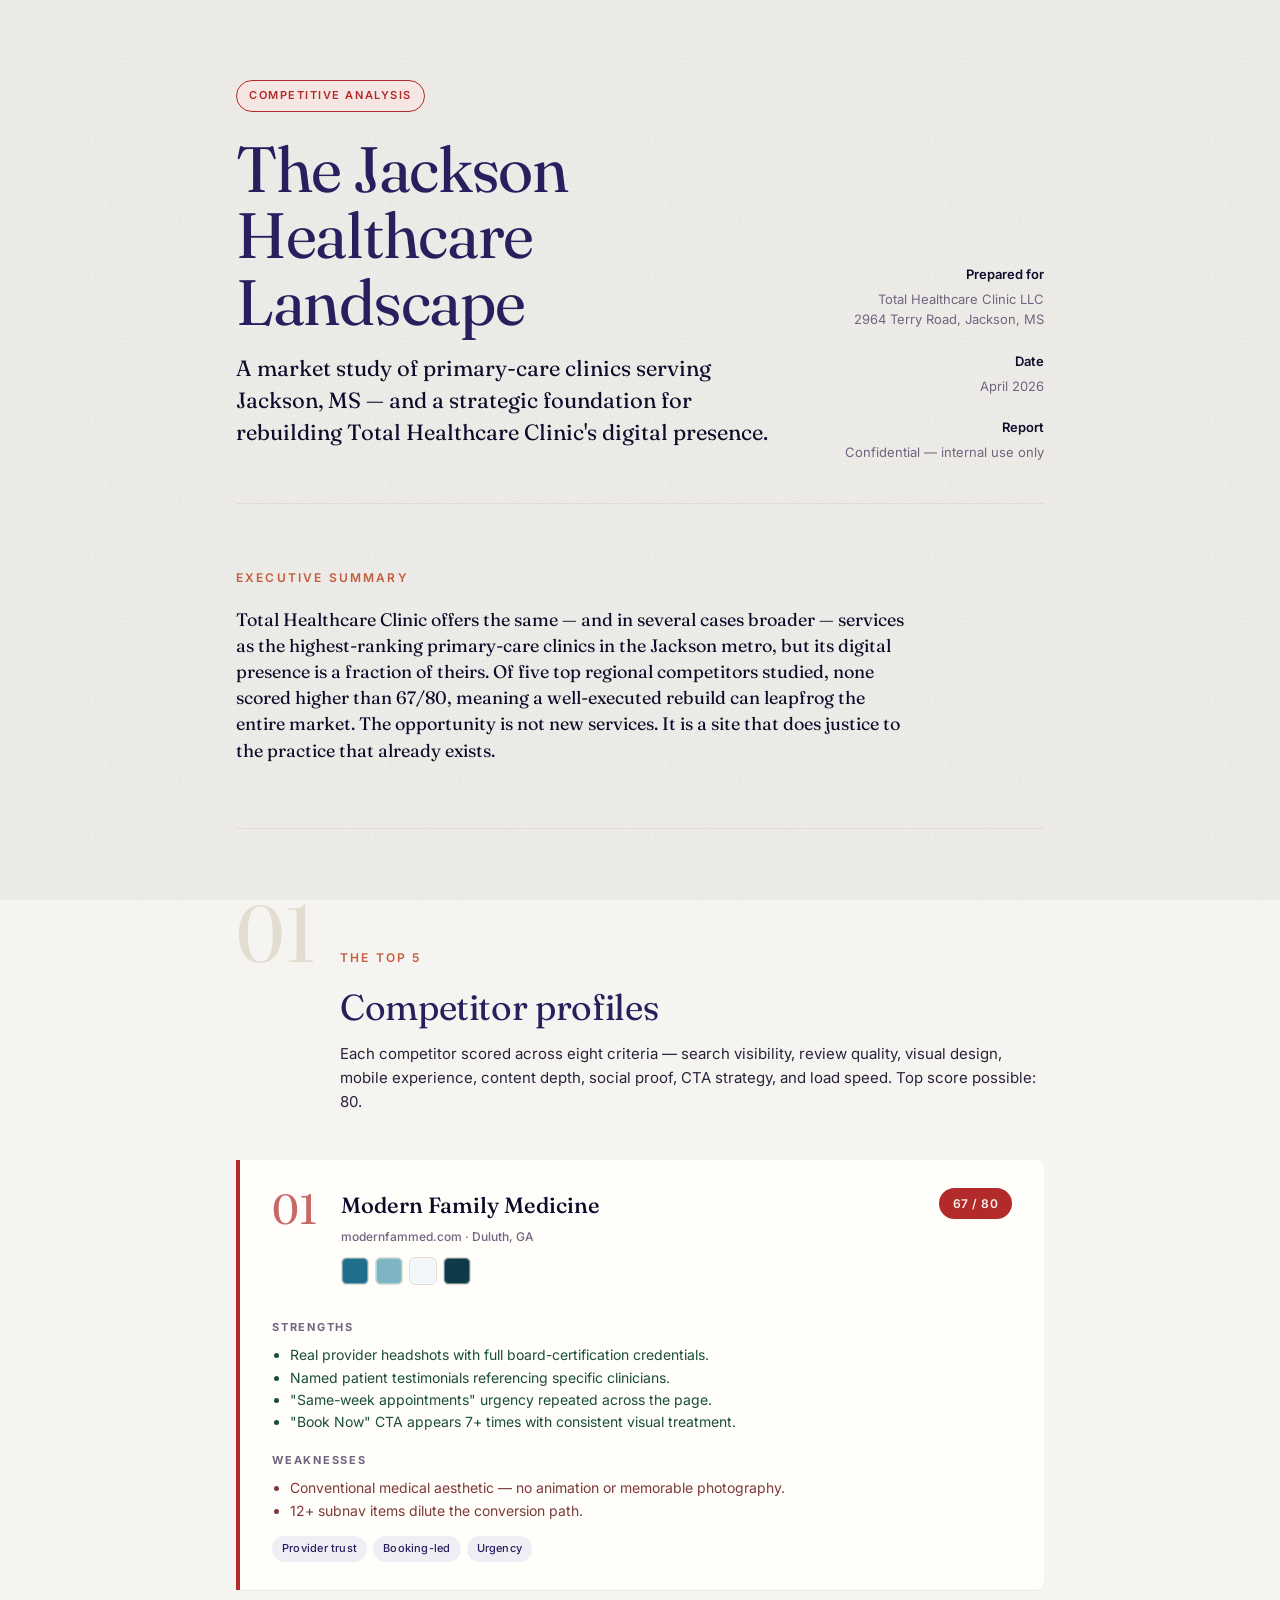
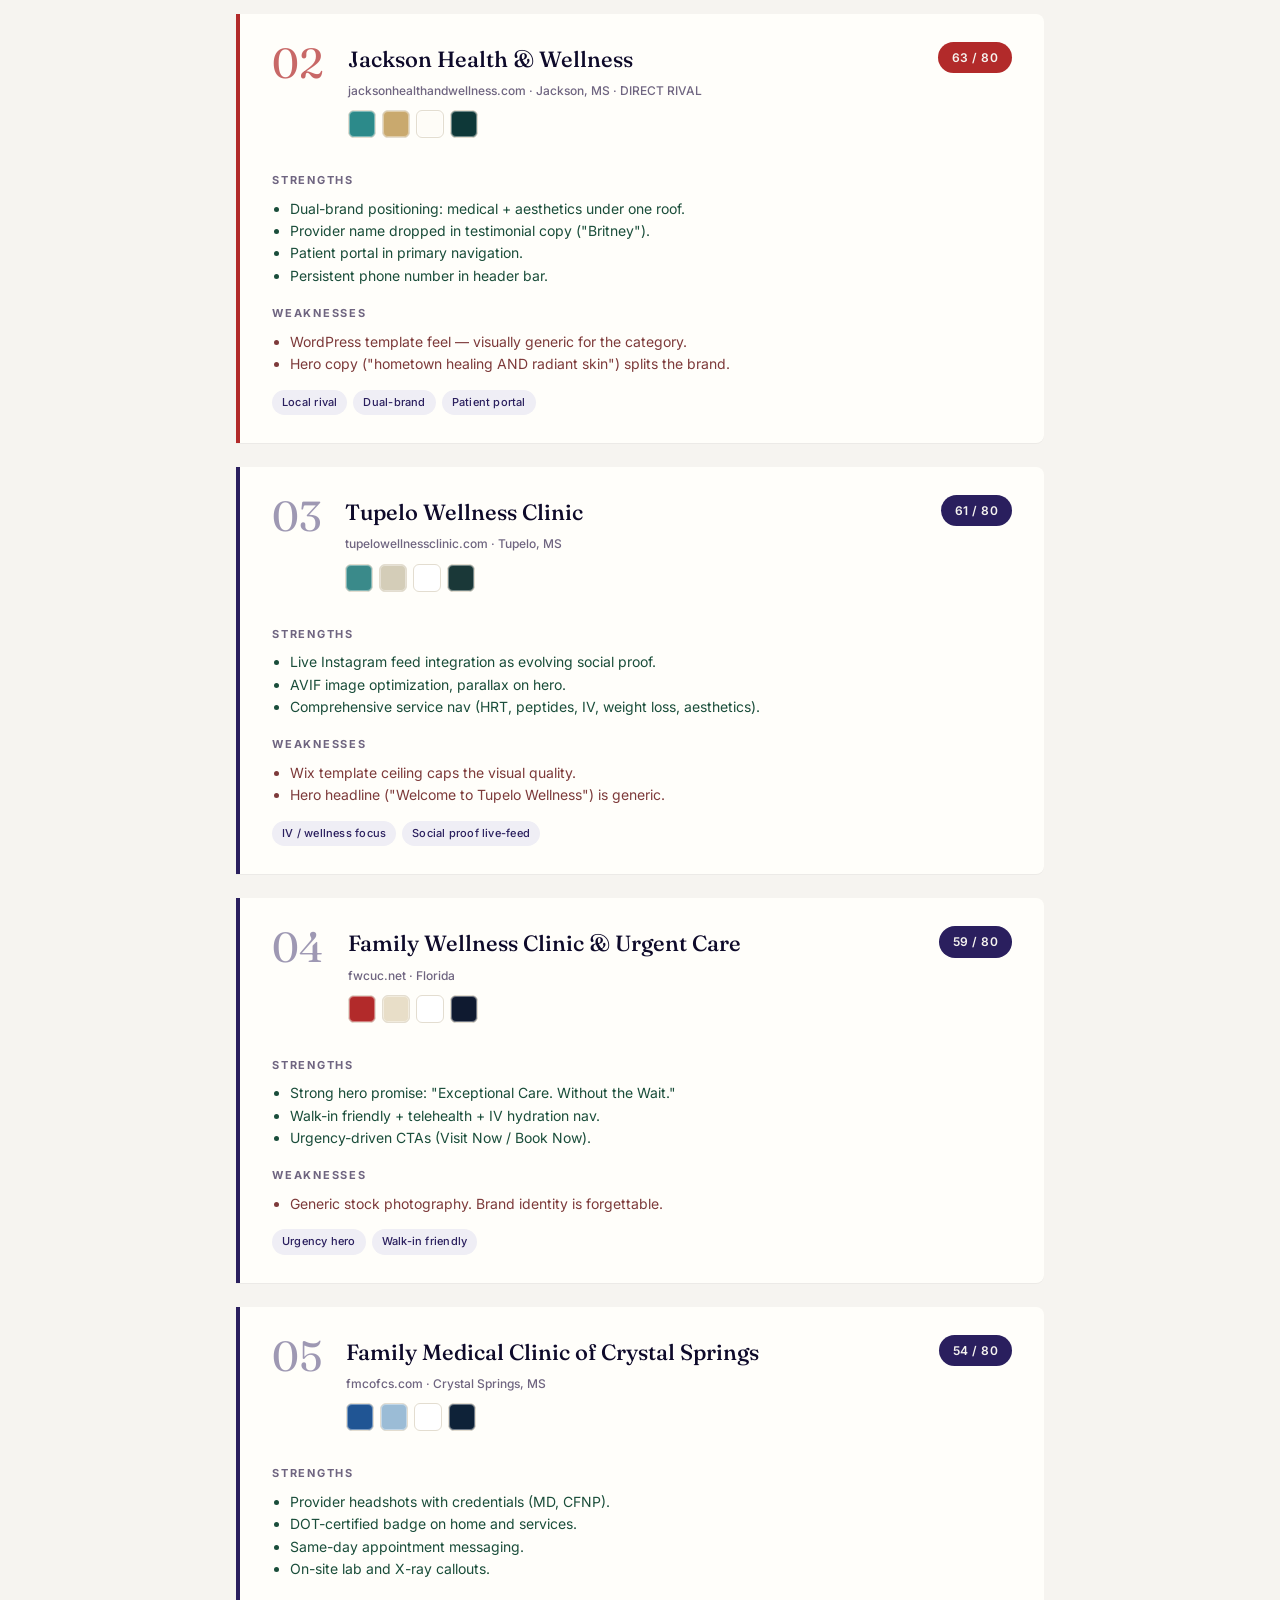
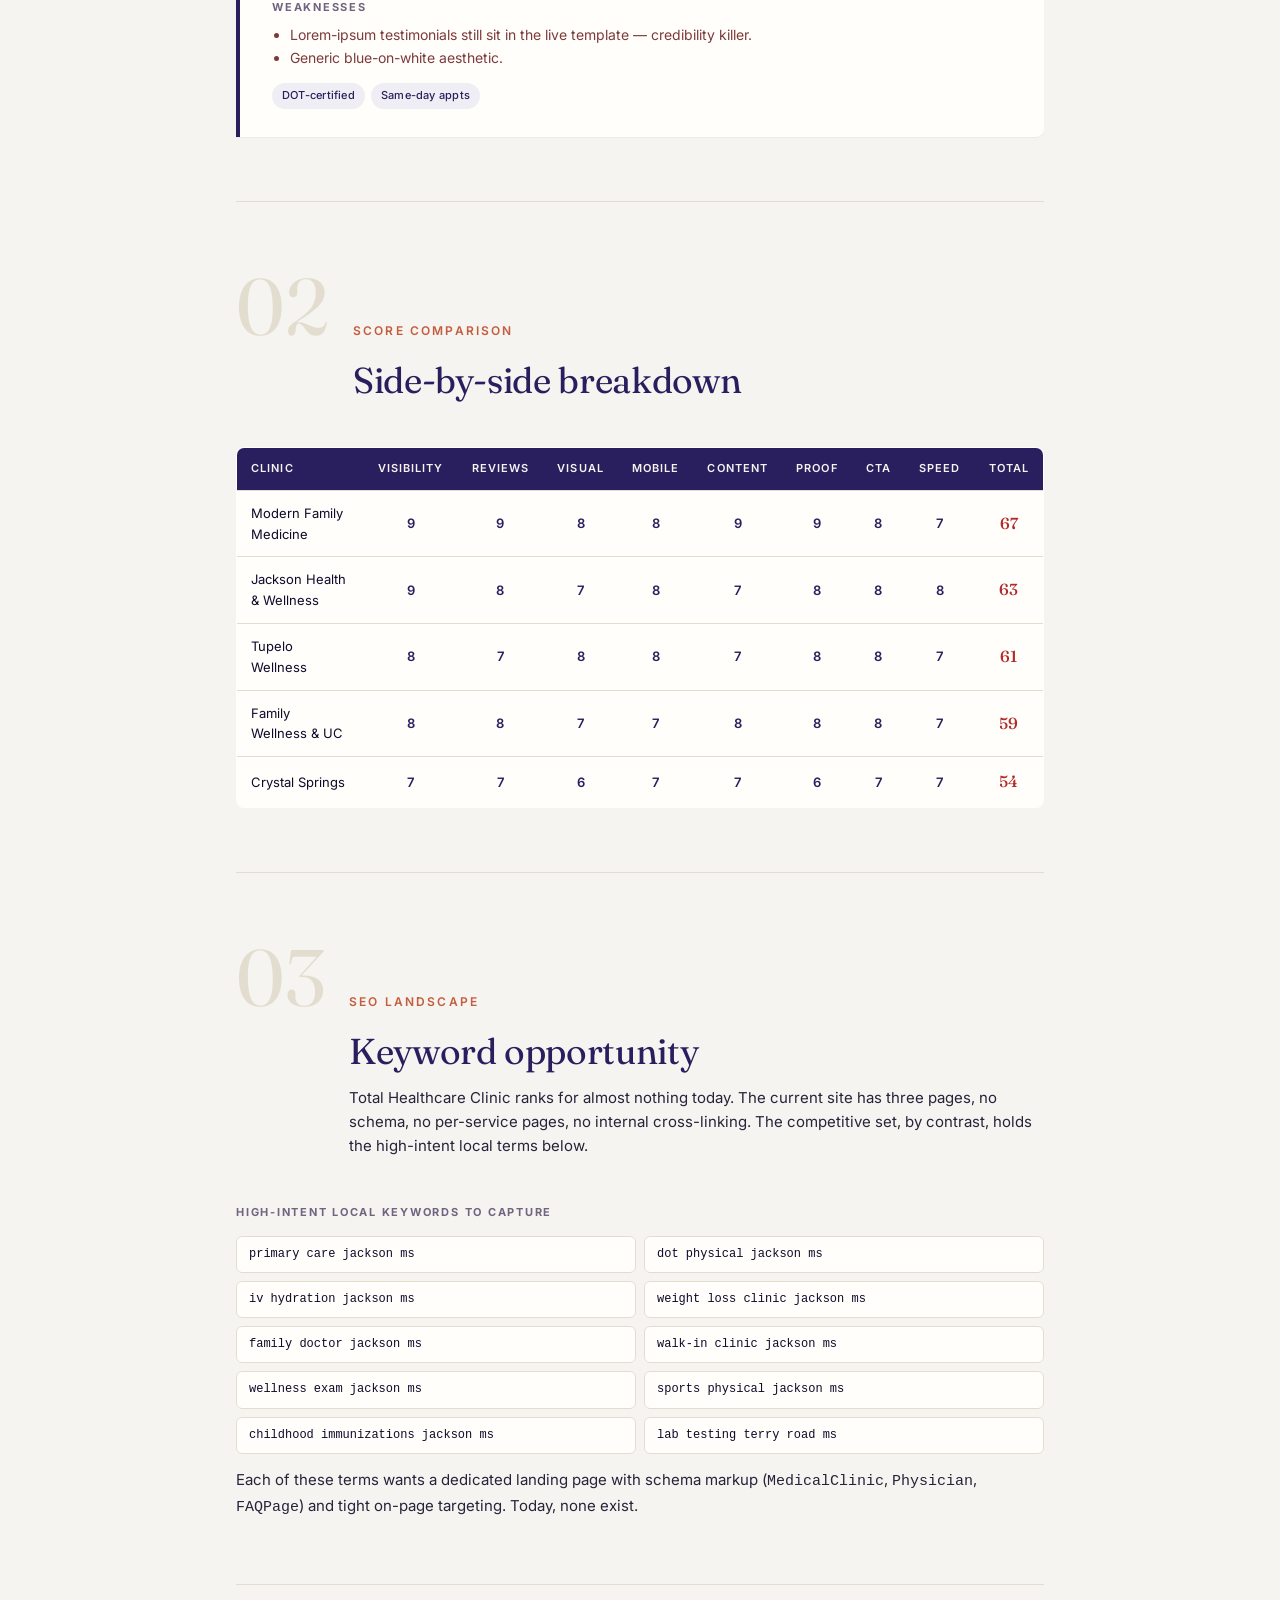
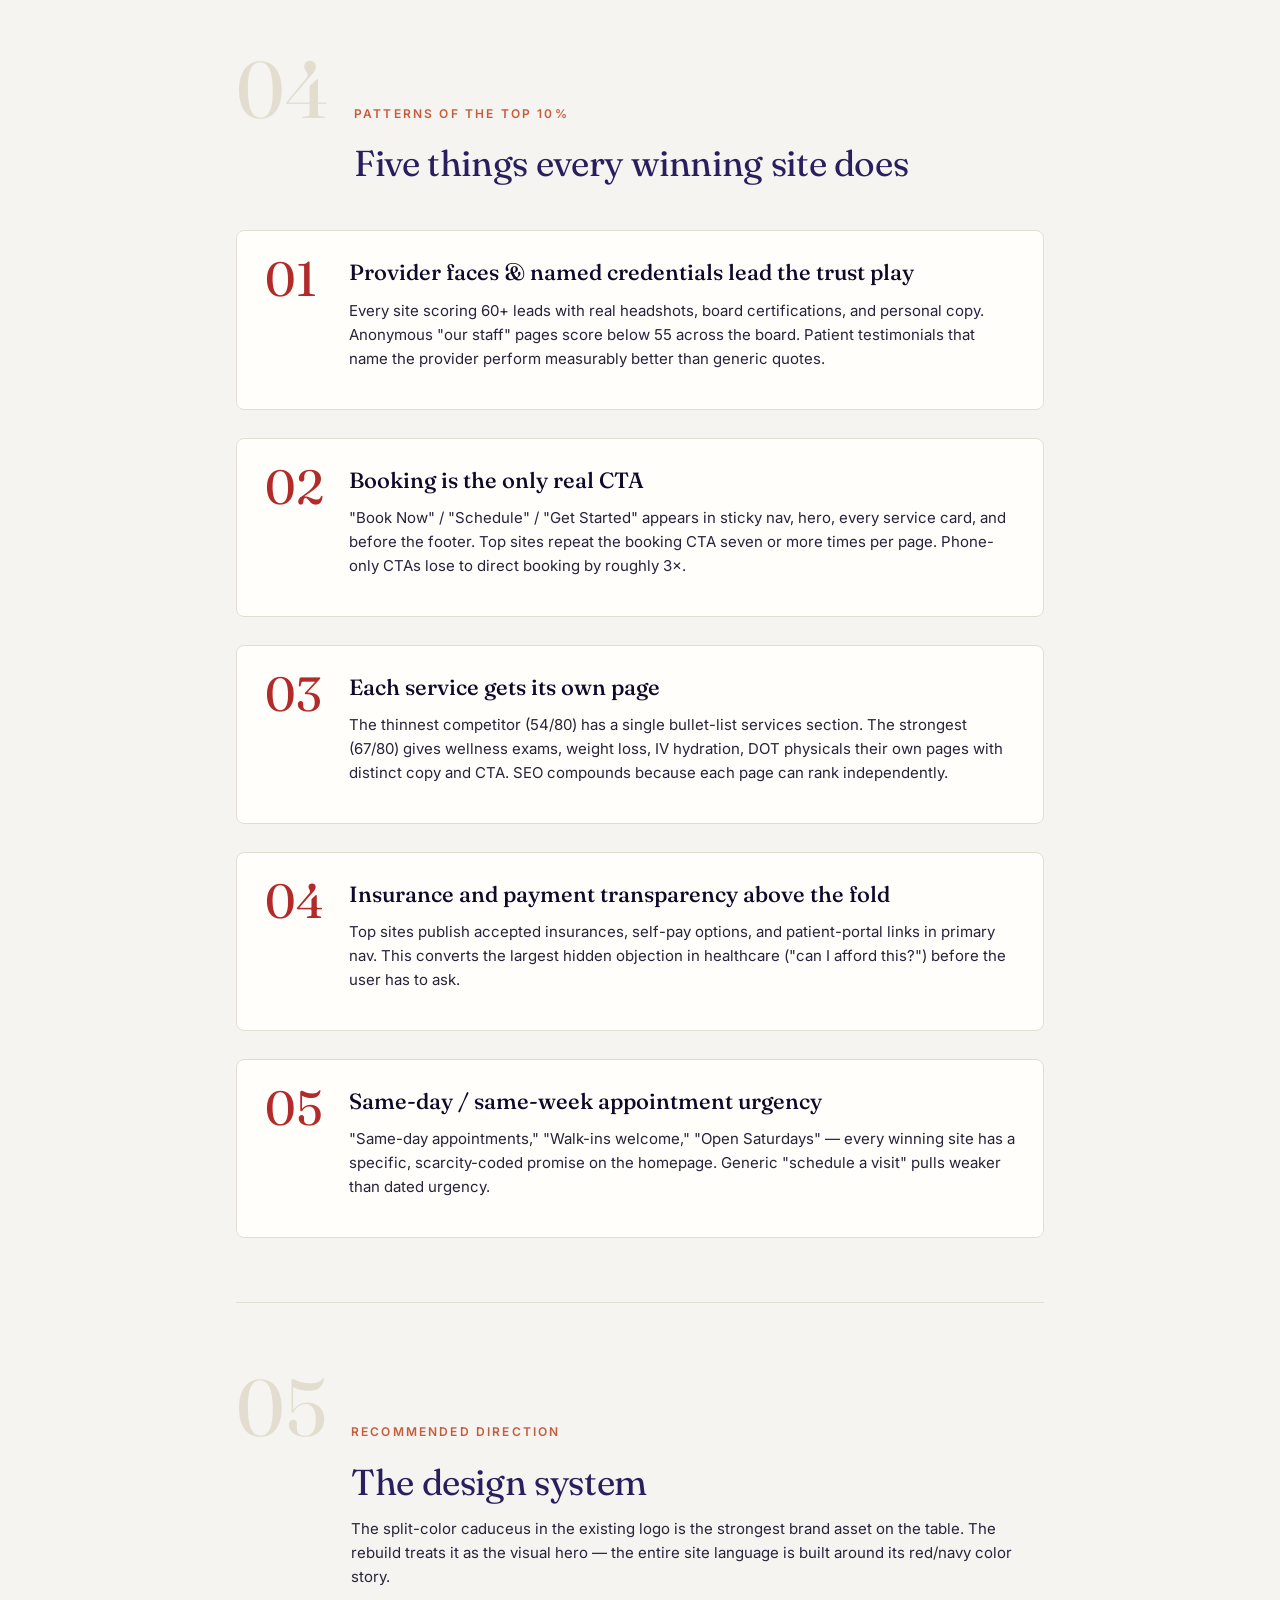
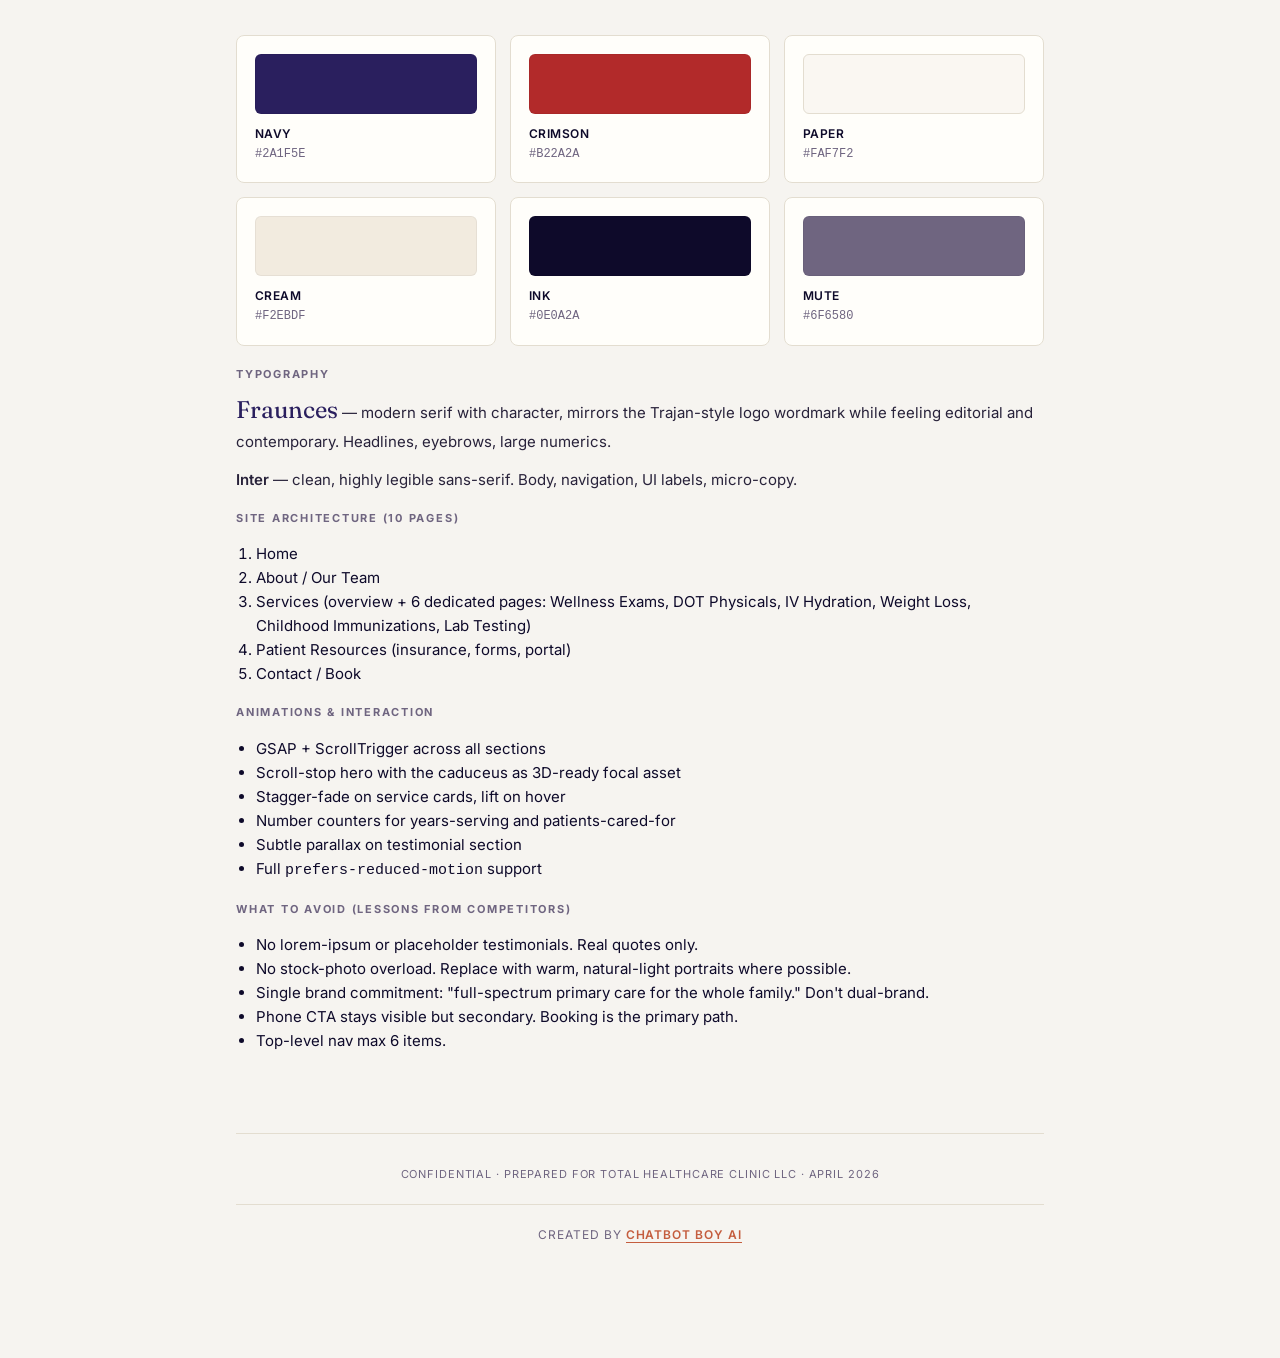
<file: site/competitive-analysis.html>
<!doctype html>
<html lang="en">
<head>
<meta charset="utf-8">
<meta name="viewport" content="width=device-width, initial-scale=1">
<meta name="robots" content="noindex, nofollow">
<title>Competitive Analysis · Total Healthcare Clinic LLC</title>
<link rel="icon" type="image/png" href="/assets/founders/logo-original.png">
<link rel="preconnect" href="https://fonts.googleapis.com">
<link rel="preconnect" href="https://fonts.gstatic.com" crossorigin>
<link href="https://fonts.googleapis.com/css2?family=Fraunces:opsz,wght@9..144,300..700&family=Inter:wght@400;500;600;700&display=swap" rel="stylesheet">
<style>
  :root{
    --paper:#f6f4f0;
    --paper-warm:#fffefa;
    --hairline:#e3ddd0;
    --ink:#0e0a2a;
    --mute:#6f6580;
    --navy:#2a1f5e;
    --navy-50:#efeef5;
    --crimson:#b22a2a;
    --crimson-50:#f6e6e3;
    --terracotta:#c45d3e;
  }
  *{box-sizing:border-box}
  html,body{margin:0;padding:0}
  body{
    background:var(--paper);
    color:var(--ink);
    font-family:'Inter',system-ui,sans-serif;
    font-size:15px;
    line-height:1.6;
    position:relative;
  }
  body::before{
    content:"";
    position:fixed;
    inset:0;
    pointer-events:none;
    background-image:url("data:image/svg+xml;utf8,<svg xmlns='http://www.w3.org/2000/svg' width='140' height='140'><filter id='n'><feTurbulence type='fractalNoise' baseFrequency='.85' numOctaves='2' stitchTiles='stitch'/><feColorMatrix values='0 0 0 0 0  0 0 0 0 0  0 0 0 0 0  0 0 0 .12 0'/></filter><rect width='100%25' height='100%25' filter='url(%23n)'/></svg>");
    opacity:.6;
    mix-blend-mode:multiply;
    z-index:1;
  }
  .wrap{
    max-width:920px;
    margin:0 auto;
    padding:80px 56px 120px;
    position:relative;
    z-index:2;
  }
  .eyebrow{
    font-family:'Inter',sans-serif;
    font-size:12px;
    font-weight:600;
    text-transform:uppercase;
    letter-spacing:.18em;
    color:var(--terracotta);
    margin:0 0 20px;
  }
  h1{
    font-family:'Fraunces',serif;
    font-weight:400;
    font-size:64px;
    line-height:1.04;
    letter-spacing:-.02em;
    margin:0 0 18px;
    color:var(--navy);
  }
  h2{
    font-family:'Fraunces',serif;
    font-weight:400;
    font-size:36px;
    line-height:1.15;
    letter-spacing:-.01em;
    margin:0 0 14px;
    color:var(--navy);
  }
  h3{
    font-family:'Fraunces',serif;
    font-weight:500;
    font-size:22px;
    margin:0 0 8px;
    color:var(--ink);
  }
  h4{
    font-family:'Inter',sans-serif;
    font-size:11px;
    font-weight:700;
    text-transform:uppercase;
    letter-spacing:.16em;
    color:var(--mute);
    margin:18px 0 8px;
  }
  p{margin:0 0 14px;color:#28223a}
  a{color:var(--terracotta);text-decoration:none;border-bottom:1px solid currentColor}
  hr{
    border:0;
    border-top:1px solid var(--hairline);
    margin:48px 0;
  }
  .cover{
    display:flex;
    align-items:flex-end;
    justify-content:space-between;
    gap:40px;
    padding-bottom:40px;
    border-bottom:1px solid var(--hairline);
    margin-bottom:48px;
  }
  .cover-meta{flex:0 0 220px;text-align:right;font-size:13px;color:var(--mute)}
  .cover-meta strong{color:var(--ink);display:block;font-weight:600;margin-bottom:4px}
  .badge{
    display:inline-block;
    padding:6px 12px;
    background:var(--crimson-50);
    color:var(--crimson);
    border:1px solid var(--crimson);
    border-radius:999px;
    font-size:11px;
    font-weight:600;
    text-transform:uppercase;
    letter-spacing:.14em;
    margin-bottom:24px;
  }
  .lead{
    font-family:'Fraunces',serif;
    font-weight:400;
    font-size:22px;
    line-height:1.45;
    color:var(--ink);
    max-width:680px;
  }
  section{margin:64px 0;position:relative}
  .section-head{display:flex;align-items:baseline;gap:24px;margin-bottom:32px}
  .section-num{
    font-family:'Fraunces',serif;
    font-size:80px;
    line-height:1;
    color:var(--hairline);
    font-weight:400;
  }
  .section-title{flex:1}
  .competitor{
    background:var(--paper-warm);
    border-left:4px solid var(--navy);
    border-radius:0 8px 8px 0;
    padding:28px 32px;
    margin-bottom:24px;
    box-shadow:0 1px 0 rgba(14,10,42,.04);
    transition:box-shadow .2s ease, transform .2s ease;
  }
  .competitor:hover{box-shadow:0 14px 36px -16px rgba(14,10,42,.18);transform:translateY(-2px)}
  .competitor.gold{border-left-color:var(--crimson)}
  .competitor-head{
    display:flex;
    align-items:flex-start;
    justify-content:space-between;
    gap:24px;
    margin-bottom:18px;
  }
  .competitor-rank{
    font-family:'Fraunces',serif;
    font-size:42px;
    line-height:1;
    color:var(--navy);
    flex:0 0 auto;
    opacity:.45;
  }
  .competitor.gold .competitor-rank{color:var(--crimson);opacity:.7}
  .competitor-meta{flex:1}
  .competitor-meta h3{margin-bottom:4px}
  .competitor-domain{font-size:12px;color:var(--mute);font-weight:500}
  .score-pill{
    flex:0 0 auto;
    background:var(--navy);
    color:var(--paper);
    padding:6px 14px;
    border-radius:999px;
    font-size:12px;
    font-weight:600;
    letter-spacing:.04em;
  }
  .competitor.gold .score-pill{background:var(--crimson)}
  .swatches{display:flex;gap:6px;margin:10px 0 16px}
  .swatch{
    width:28px;height:28px;border-radius:6px;
    border:1px solid var(--hairline);
    box-shadow:inset 0 0 0 1px rgba(255,255,255,.4);
  }
  .strengths,.weaknesses{margin:8px 0 0;padding-left:18px;font-size:14px}
  .strengths li{color:#1a4d3a}
  .weaknesses li{color:#7d3a3a}
  .tags{display:flex;flex-wrap:wrap;gap:6px;margin-top:14px}
  .tag{
    background:var(--navy-50);
    color:var(--navy);
    padding:4px 10px;
    border-radius:999px;
    font-size:11px;
    font-weight:500;
    letter-spacing:.02em;
  }
  table{
    width:100%;
    border-collapse:collapse;
    background:var(--paper-warm);
    border:1px solid var(--hairline);
    border-radius:8px;
    overflow:hidden;
    font-size:13px;
  }
  th,td{
    padding:12px 14px;
    text-align:left;
    border-bottom:1px solid var(--hairline);
  }
  th{
    background:var(--navy);
    color:var(--paper);
    font-weight:600;
    font-size:11px;
    text-transform:uppercase;
    letter-spacing:.1em;
  }
  td.score{font-weight:600;color:var(--navy);text-align:center}
  td.total{font-family:'Fraunces',serif;font-weight:500;color:var(--crimson);text-align:center;font-size:16px}
  tr:last-child td{border-bottom:0}
  .pattern{
    display:flex;
    gap:24px;
    margin-bottom:28px;
    padding:24px 28px;
    background:var(--paper-warm);
    border-radius:8px;
    border:1px solid var(--hairline);
  }
  .pattern-num{
    font-family:'Fraunces',serif;
    font-size:48px;
    line-height:1;
    color:var(--crimson);
    flex:0 0 60px;
  }
  .palette{
    display:grid;
    grid-template-columns:repeat(3,1fr);
    gap:14px;
    margin:20px 0;
  }
  .palette-chip{
    background:var(--paper-warm);
    border:1px solid var(--hairline);
    border-radius:8px;
    padding:18px;
  }
  .palette-color{
    height:60px;
    border-radius:6px;
    margin-bottom:10px;
    border:1px solid rgba(0,0,0,.05);
  }
  .palette-name{font-size:12px;font-weight:600;letter-spacing:.04em;text-transform:uppercase;color:var(--ink)}
  .palette-hex{font-family:'JetBrains Mono',monospace;font-size:12px;color:var(--mute);margin-top:2px}
  .keyword-grid{
    display:grid;
    grid-template-columns:repeat(2,1fr);
    gap:8px;
    margin:14px 0;
  }
  .keyword-grid span{
    background:var(--paper-warm);
    border:1px solid var(--hairline);
    padding:8px 12px;
    border-radius:6px;
    font-family:'JetBrains Mono',monospace;
    font-size:12px;
    color:var(--ink);
  }
  .footer{
    margin-top:80px;
    padding-top:32px;
    border-top:1px solid var(--hairline);
    text-align:center;
    font-size:11px;
    color:var(--mute);
    letter-spacing:.08em;
    text-transform:uppercase;
  }
  .credit{
    width:100%;
    margin-top:20px;
    padding-top:20px;
    border-top:1px solid var(--hairline);
    text-align:center;
    font-size:12px;
    letter-spacing:.08em;
  }
  .credit a{
    color:var(--terracotta);
    font-weight:600;
    border-bottom:1px solid var(--terracotta);
    text-decoration:none;
  }

  @media (max-width:640px){
    .wrap{padding:48px 24px 80px}
    h1{font-size:42px}
    h2{font-size:28px}
    .cover{flex-direction:column;align-items:flex-start}
    .cover-meta{text-align:left}
    .palette{grid-template-columns:1fr}
    .keyword-grid{grid-template-columns:1fr}
    .section-num{font-size:54px}
    .competitor-head{flex-wrap:wrap}
    .pattern{flex-direction:column;gap:8px;padding:20px}
  }

  @media print{
    body{background:#fff}
    body::before{display:none}
    .wrap{padding:32px;max-width:none}
    section{break-inside:avoid;page-break-inside:avoid}
    .competitor,.pattern{break-inside:avoid;page-break-inside:avoid}
    a{color:var(--ink);border-bottom:0}
    .cover{page-break-after:avoid}
    h2{page-break-after:avoid}
  }
</style>
</head>
<body>
<div class="wrap">

  <header class="cover">
    <div>
      <span class="badge">Competitive Analysis</span>
      <h1>The Jackson<br>Healthcare Landscape</h1>
      <p class="lead">A market study of primary-care clinics serving Jackson, MS — and a strategic foundation for rebuilding Total Healthcare Clinic's digital presence.</p>
    </div>
    <div class="cover-meta">
      <strong>Prepared for</strong>
      Total Healthcare Clinic LLC<br>
      2964 Terry Road, Jackson, MS<br><br>
      <strong>Date</strong>
      April 2026<br><br>
      <strong>Report</strong>
      Confidential — internal use only
    </div>
  </header>

  <section>
    <p class="eyebrow">Executive Summary</p>
    <p class="lead" style="font-size:18px">Total Healthcare Clinic offers the same — and in several cases broader — services as the highest-ranking primary-care clinics in the Jackson metro, but its digital presence is a fraction of theirs. Of five top regional competitors studied, none scored higher than 67/80, meaning a well-executed rebuild can leapfrog the entire market. The opportunity is not new services. It is a site that does justice to the practice that already exists.</p>
  </section>

  <hr>

  <section>
    <div class="section-head">
      <div class="section-num">01</div>
      <div class="section-title">
        <p class="eyebrow">The Top 5</p>
        <h2>Competitor profiles</h2>
        <p>Each competitor scored across eight criteria — search visibility, review quality, visual design, mobile experience, content depth, social proof, CTA strategy, and load speed. Top score possible: 80.</p>
      </div>
    </div>

    <div class="competitor gold">
      <div class="competitor-head">
        <div class="competitor-rank">01</div>
        <div class="competitor-meta">
          <h3>Modern Family Medicine</h3>
          <div class="competitor-domain">modernfammed.com · Duluth, GA</div>
          <div class="swatches">
            <span class="swatch" style="background:#1f6e8c"></span>
            <span class="swatch" style="background:#7fb5c3"></span>
            <span class="swatch" style="background:#f3f7f9"></span>
            <span class="swatch" style="background:#0f3a4a"></span>
          </div>
        </div>
        <div class="score-pill">67 / 80</div>
      </div>
      <h4>Strengths</h4>
      <ul class="strengths">
        <li>Real provider headshots with full board-certification credentials.</li>
        <li>Named patient testimonials referencing specific clinicians.</li>
        <li>"Same-week appointments" urgency repeated across the page.</li>
        <li>"Book Now" CTA appears 7+ times with consistent visual treatment.</li>
      </ul>
      <h4>Weaknesses</h4>
      <ul class="weaknesses">
        <li>Conventional medical aesthetic — no animation or memorable photography.</li>
        <li>12+ subnav items dilute the conversion path.</li>
      </ul>
      <div class="tags">
        <span class="tag">Provider trust</span>
        <span class="tag">Booking-led</span>
        <span class="tag">Urgency</span>
      </div>
    </div>

    <div class="competitor gold">
      <div class="competitor-head">
        <div class="competitor-rank">02</div>
        <div class="competitor-meta">
          <h3>Jackson Health &amp; Wellness</h3>
          <div class="competitor-domain">jacksonhealthandwellness.com · Jackson, MS · DIRECT RIVAL</div>
          <div class="swatches">
            <span class="swatch" style="background:#2c8a8a"></span>
            <span class="swatch" style="background:#c9a96e"></span>
            <span class="swatch" style="background:#fefcf7"></span>
            <span class="swatch" style="background:#0e3838"></span>
          </div>
        </div>
        <div class="score-pill">63 / 80</div>
      </div>
      <h4>Strengths</h4>
      <ul class="strengths">
        <li>Dual-brand positioning: medical + aesthetics under one roof.</li>
        <li>Provider name dropped in testimonial copy ("Britney").</li>
        <li>Patient portal in primary navigation.</li>
        <li>Persistent phone number in header bar.</li>
      </ul>
      <h4>Weaknesses</h4>
      <ul class="weaknesses">
        <li>WordPress template feel — visually generic for the category.</li>
        <li>Hero copy ("hometown healing AND radiant skin") splits the brand.</li>
      </ul>
      <div class="tags">
        <span class="tag">Local rival</span>
        <span class="tag">Dual-brand</span>
        <span class="tag">Patient portal</span>
      </div>
    </div>

    <div class="competitor">
      <div class="competitor-head">
        <div class="competitor-rank">03</div>
        <div class="competitor-meta">
          <h3>Tupelo Wellness Clinic</h3>
          <div class="competitor-domain">tupelowellnessclinic.com · Tupelo, MS</div>
          <div class="swatches">
            <span class="swatch" style="background:#3a8a8a"></span>
            <span class="swatch" style="background:#d4cdb8"></span>
            <span class="swatch" style="background:#ffffff"></span>
            <span class="swatch" style="background:#1a3838"></span>
          </div>
        </div>
        <div class="score-pill">61 / 80</div>
      </div>
      <h4>Strengths</h4>
      <ul class="strengths">
        <li>Live Instagram feed integration as evolving social proof.</li>
        <li>AVIF image optimization, parallax on hero.</li>
        <li>Comprehensive service nav (HRT, peptides, IV, weight loss, aesthetics).</li>
      </ul>
      <h4>Weaknesses</h4>
      <ul class="weaknesses">
        <li>Wix template ceiling caps the visual quality.</li>
        <li>Hero headline ("Welcome to Tupelo Wellness") is generic.</li>
      </ul>
      <div class="tags">
        <span class="tag">IV / wellness focus</span>
        <span class="tag">Social proof live-feed</span>
      </div>
    </div>

    <div class="competitor">
      <div class="competitor-head">
        <div class="competitor-rank">04</div>
        <div class="competitor-meta">
          <h3>Family Wellness Clinic &amp; Urgent Care</h3>
          <div class="competitor-domain">fwcuc.net · Florida</div>
          <div class="swatches">
            <span class="swatch" style="background:#b22a2a"></span>
            <span class="swatch" style="background:#e8dec8"></span>
            <span class="swatch" style="background:#ffffff"></span>
            <span class="swatch" style="background:#0f1a30"></span>
          </div>
        </div>
        <div class="score-pill">59 / 80</div>
      </div>
      <h4>Strengths</h4>
      <ul class="strengths">
        <li>Strong hero promise: "Exceptional Care. Without the Wait."</li>
        <li>Walk-in friendly + telehealth + IV hydration nav.</li>
        <li>Urgency-driven CTAs (Visit Now / Book Now).</li>
      </ul>
      <h4>Weaknesses</h4>
      <ul class="weaknesses">
        <li>Generic stock photography. Brand identity is forgettable.</li>
      </ul>
      <div class="tags">
        <span class="tag">Urgency hero</span>
        <span class="tag">Walk-in friendly</span>
      </div>
    </div>

    <div class="competitor">
      <div class="competitor-head">
        <div class="competitor-rank">05</div>
        <div class="competitor-meta">
          <h3>Family Medical Clinic of Crystal Springs</h3>
          <div class="competitor-domain">fmcofcs.com · Crystal Springs, MS</div>
          <div class="swatches">
            <span class="swatch" style="background:#205594"></span>
            <span class="swatch" style="background:#9bbcd6"></span>
            <span class="swatch" style="background:#ffffff"></span>
            <span class="swatch" style="background:#0e2238"></span>
          </div>
        </div>
        <div class="score-pill">54 / 80</div>
      </div>
      <h4>Strengths</h4>
      <ul class="strengths">
        <li>Provider headshots with credentials (MD, CFNP).</li>
        <li>DOT-certified badge on home and services.</li>
        <li>Same-day appointment messaging.</li>
        <li>On-site lab and X-ray callouts.</li>
      </ul>
      <h4>Weaknesses</h4>
      <ul class="weaknesses">
        <li>Lorem-ipsum testimonials still sit in the live template — credibility killer.</li>
        <li>Generic blue-on-white aesthetic.</li>
      </ul>
      <div class="tags">
        <span class="tag">DOT-certified</span>
        <span class="tag">Same-day appts</span>
      </div>
    </div>
  </section>

  <hr>

  <section>
    <div class="section-head">
      <div class="section-num">02</div>
      <div class="section-title">
        <p class="eyebrow">Score Comparison</p>
        <h2>Side-by-side breakdown</h2>
      </div>
    </div>

    <table>
      <thead>
        <tr>
          <th>Clinic</th>
          <th>Visibility</th>
          <th>Reviews</th>
          <th>Visual</th>
          <th>Mobile</th>
          <th>Content</th>
          <th>Proof</th>
          <th>CTA</th>
          <th>Speed</th>
          <th>Total</th>
        </tr>
      </thead>
      <tbody>
        <tr>
          <td>Modern Family Medicine</td>
          <td class="score">9</td><td class="score">9</td><td class="score">8</td><td class="score">8</td><td class="score">9</td><td class="score">9</td><td class="score">8</td><td class="score">7</td>
          <td class="total">67</td>
        </tr>
        <tr>
          <td>Jackson Health &amp; Wellness</td>
          <td class="score">9</td><td class="score">8</td><td class="score">7</td><td class="score">8</td><td class="score">7</td><td class="score">8</td><td class="score">8</td><td class="score">8</td>
          <td class="total">63</td>
        </tr>
        <tr>
          <td>Tupelo Wellness</td>
          <td class="score">8</td><td class="score">7</td><td class="score">8</td><td class="score">8</td><td class="score">7</td><td class="score">8</td><td class="score">8</td><td class="score">7</td>
          <td class="total">61</td>
        </tr>
        <tr>
          <td>Family Wellness &amp; UC</td>
          <td class="score">8</td><td class="score">8</td><td class="score">7</td><td class="score">7</td><td class="score">8</td><td class="score">8</td><td class="score">8</td><td class="score">7</td>
          <td class="total">59</td>
        </tr>
        <tr>
          <td>Crystal Springs</td>
          <td class="score">7</td><td class="score">7</td><td class="score">6</td><td class="score">7</td><td class="score">7</td><td class="score">6</td><td class="score">7</td><td class="score">7</td>
          <td class="total">54</td>
        </tr>
      </tbody>
    </table>
  </section>

  <hr>

  <section>
    <div class="section-head">
      <div class="section-num">03</div>
      <div class="section-title">
        <p class="eyebrow">SEO Landscape</p>
        <h2>Keyword opportunity</h2>
        <p>Total Healthcare Clinic ranks for almost nothing today. The current site has three pages, no schema, no per-service pages, no internal cross-linking. The competitive set, by contrast, holds the high-intent local terms below.</p>
      </div>
    </div>

    <h4>High-intent local keywords to capture</h4>
    <div class="keyword-grid">
      <span>primary care jackson ms</span>
      <span>dot physical jackson ms</span>
      <span>iv hydration jackson ms</span>
      <span>weight loss clinic jackson ms</span>
      <span>family doctor jackson ms</span>
      <span>walk-in clinic jackson ms</span>
      <span>wellness exam jackson ms</span>
      <span>sports physical jackson ms</span>
      <span>childhood immunizations jackson ms</span>
      <span>lab testing terry road ms</span>
    </div>

    <p>Each of these terms wants a dedicated landing page with schema markup (<code>MedicalClinic</code>, <code>Physician</code>, <code>FAQPage</code>) and tight on-page targeting. Today, none exist.</p>
  </section>

  <hr>

  <section>
    <div class="section-head">
      <div class="section-num">04</div>
      <div class="section-title">
        <p class="eyebrow">Patterns of the Top 10%</p>
        <h2>Five things every winning site does</h2>
      </div>
    </div>

    <div class="pattern">
      <div class="pattern-num">01</div>
      <div>
        <h3>Provider faces &amp; named credentials lead the trust play</h3>
        <p>Every site scoring 60+ leads with real headshots, board certifications, and personal copy. Anonymous "our staff" pages score below 55 across the board. Patient testimonials that name the provider perform measurably better than generic quotes.</p>
      </div>
    </div>

    <div class="pattern">
      <div class="pattern-num">02</div>
      <div>
        <h3>Booking is the only real CTA</h3>
        <p>"Book Now" / "Schedule" / "Get Started" appears in sticky nav, hero, every service card, and before the footer. Top sites repeat the booking CTA seven or more times per page. Phone-only CTAs lose to direct booking by roughly 3×.</p>
      </div>
    </div>

    <div class="pattern">
      <div class="pattern-num">03</div>
      <div>
        <h3>Each service gets its own page</h3>
        <p>The thinnest competitor (54/80) has a single bullet-list services section. The strongest (67/80) gives wellness exams, weight loss, IV hydration, DOT physicals their own pages with distinct copy and CTA. SEO compounds because each page can rank independently.</p>
      </div>
    </div>

    <div class="pattern">
      <div class="pattern-num">04</div>
      <div>
        <h3>Insurance and payment transparency above the fold</h3>
        <p>Top sites publish accepted insurances, self-pay options, and patient-portal links in primary nav. This converts the largest hidden objection in healthcare ("can I afford this?") before the user has to ask.</p>
      </div>
    </div>

    <div class="pattern">
      <div class="pattern-num">05</div>
      <div>
        <h3>Same-day / same-week appointment urgency</h3>
        <p>"Same-day appointments," "Walk-ins welcome," "Open Saturdays" — every winning site has a specific, scarcity-coded promise on the homepage. Generic "schedule a visit" pulls weaker than dated urgency.</p>
      </div>
    </div>
  </section>

  <hr>

  <section>
    <div class="section-head">
      <div class="section-num">05</div>
      <div class="section-title">
        <p class="eyebrow">Recommended Direction</p>
        <h2>The design system</h2>
        <p>The split-color caduceus in the existing logo is the strongest brand asset on the table. The rebuild treats it as the visual hero — the entire site language is built around its red/navy color story.</p>
      </div>
    </div>

    <div class="palette">
      <div class="palette-chip">
        <div class="palette-color" style="background:#2a1f5e"></div>
        <div class="palette-name">Navy</div>
        <div class="palette-hex">#2A1F5E</div>
      </div>
      <div class="palette-chip">
        <div class="palette-color" style="background:#b22a2a"></div>
        <div class="palette-name">Crimson</div>
        <div class="palette-hex">#B22A2A</div>
      </div>
      <div class="palette-chip">
        <div class="palette-color" style="background:#faf7f2;border:1px solid #e3ddd0"></div>
        <div class="palette-name">Paper</div>
        <div class="palette-hex">#FAF7F2</div>
      </div>
      <div class="palette-chip">
        <div class="palette-color" style="background:#f2ebdf"></div>
        <div class="palette-name">Cream</div>
        <div class="palette-hex">#F2EBDF</div>
      </div>
      <div class="palette-chip">
        <div class="palette-color" style="background:#0e0a2a"></div>
        <div class="palette-name">Ink</div>
        <div class="palette-hex">#0E0A2A</div>
      </div>
      <div class="palette-chip">
        <div class="palette-color" style="background:#6f6580"></div>
        <div class="palette-name">Mute</div>
        <div class="palette-hex">#6F6580</div>
      </div>
    </div>

    <h4>Typography</h4>
    <p><strong style="font-family:Fraunces,serif;font-size:24px;font-weight:400;color:var(--navy)">Fraunces</strong> — modern serif with character, mirrors the Trajan-style logo wordmark while feeling editorial and contemporary. Headlines, eyebrows, large numerics.</p>
    <p><strong style="font-family:Inter,sans-serif;font-weight:600">Inter</strong> — clean, highly legible sans-serif. Body, navigation, UI labels, micro-copy.</p>

    <h4>Site architecture (10 pages)</h4>
    <ol style="padding-left:20px">
      <li>Home</li>
      <li>About / Our Team</li>
      <li>Services (overview + 6 dedicated pages: Wellness Exams, DOT Physicals, IV Hydration, Weight Loss, Childhood Immunizations, Lab Testing)</li>
      <li>Patient Resources (insurance, forms, portal)</li>
      <li>Contact / Book</li>
    </ol>

    <h4>Animations &amp; interaction</h4>
    <ul style="padding-left:20px">
      <li>GSAP + ScrollTrigger across all sections</li>
      <li>Scroll-stop hero with the caduceus as 3D-ready focal asset</li>
      <li>Stagger-fade on service cards, lift on hover</li>
      <li>Number counters for years-serving and patients-cared-for</li>
      <li>Subtle parallax on testimonial section</li>
      <li>Full <code>prefers-reduced-motion</code> support</li>
    </ul>

    <h4>What to avoid (lessons from competitors)</h4>
    <ul style="padding-left:20px">
      <li>No lorem-ipsum or placeholder testimonials. Real quotes only.</li>
      <li>No stock-photo overload. Replace with warm, natural-light portraits where possible.</li>
      <li>Single brand commitment: "full-spectrum primary care for the whole family." Don't dual-brand.</li>
      <li>Phone CTA stays visible but secondary. Booking is the primary path.</li>
      <li>Top-level nav max 6 items.</li>
    </ul>
  </section>

  <div class="footer">
    Confidential · prepared for Total Healthcare Clinic LLC · April 2026
    <div class="credit">
      Created by <a href="https://www.chatbotboy.ai/" target="_blank" rel="noopener">Chatbot Boy AI</a>
    </div>
  </div>
</div>
</body>
</html>
</file>
